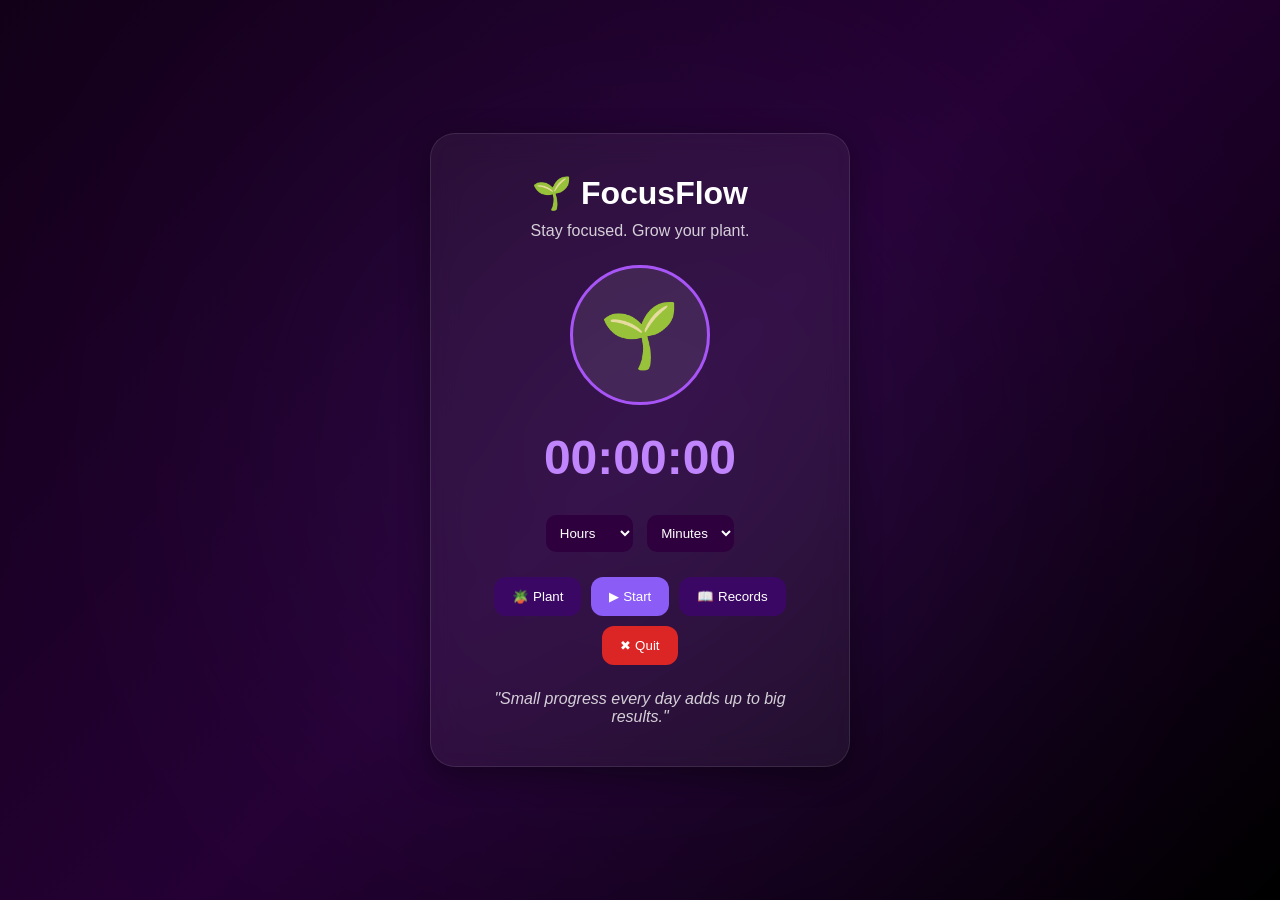
<file: index.html>
<!DOCTYPE html>
<html lang="en">
<head>
    <meta charset="UTF-8">
    <meta name="viewport" content="width=device-width, initial-scale=1.0">
    <title>FocusFlow</title>

    <link rel="stylesheet" href="style.css">
    <link rel="icon"
href="data:image/svg+xml,<svg xmlns=%22http://www.w3.org/2000/svg%22 viewBox=%220 0 100 100%22><text y=%22.9em%22 font-size=%2290%22>🌱</text></svg>">
</head>
<body>

<div class="background-glow"></div>

<div class="focus-card">

    <h1>🌱 FocusFlow</h1>
    <p class="subtitle">Stay focused. Grow your plant.</p>

    <div class="plant-circle" id="plantDisplay">
        🌱
    </div>

    <div class="timer" id="timerDisplay">
        00:00:00
    </div>

    <div class="time-select">

        <select id="hours">
            <option value="0">Hours</option>
            <option value="1">1 Hour</option>
            <option value="2">2 Hours</option>
            <option value="3">3 Hours</option>
            <option value="4">4 Hours</option>
            <option value="5">5 Hours</option>
        </select>

        <select id="minutes">
            <option value="0">Minutes</option>
            <option value="10">10 Min</option>
            <option value="20">20 Min</option>
            <option value="30">30 Min</option>
            <option value="40">40 Min</option>
            <option value="50">50 Min</option>
        </select>

    </div>

    <div class="button-group">
        <button class="btn" onclick="openPlantModal()">🪴 Plant</button>
        <button class="btn primary" onclick="startFocus()">▶ Start</button>
        <button class="btn" onclick="openRecords()">📖 Records</button>
        <button class="btn danger" onclick="quitFocus()">✖ Quit</button>
    </div>

    <p class="quote">
        "Small progress every day adds up to big results."
    </p>

</div>

<!-- Plant Modal -->
<div class="modal" id="plantModal">
    <div class="modal-content">
        <h3>Select a Plant 🌱</h3>
        <input id="sessionLabel"
        class="label-input"
        type="text"
        placeholder="Session Label (e.g. DSA Practice)"
        >

        <div class="plant-option" onclick="choosePlant('🌹 Rose')">🌹 Rose</div>
        <div class="plant-option" onclick="choosePlant('🌷 Tulip')">🌷 Tulip</div>
        <div class="plant-option" onclick="choosePlant('🌻 Sunflower')">🌻 Sunflower</div>
        <div class="plant-option" onclick="choosePlant('🌵 Cactus')">🌵 Cactus</div>
        <div class="plant-option" onclick="choosePlant('🌳 Bonsai')">🌳 Bonsai</div>

        <button class="btn" onclick="closePlantModal()">Close</button>
    </div>
</div>

<!-- Records Modal -->
<div class="modal" id="recordsModal">
    <div class="modal-content">
        <h3>📖 Focus Records</h3>

        <ul id="recordsList"></ul>

        <button class="btn" onclick="closeRecords()">Close</button>
    </div>
</div>

<script src="focus.js"></script>

</body>
</html>
</file>
<file: style.css>
*{
margin:0;
padding:0;
box-sizing:border-box;
}

body{
min-height:100vh;
display:flex;
justify-content:center;
align-items:center;
font-family:'Segoe UI',sans-serif;
background:linear-gradient(
135deg,
#120018,
#240033,
#000000
);
color:white;
overflow:hidden;
}

.background-glow{
position:absolute;
width:500px;
height:500px;
background:#8b5cf6;
border-radius:50%;
filter:blur(200px);
opacity:.2;
}

.focus-card{
width:420px;
max-width:90%;
padding:40px;
text-align:center;
background:rgba(255,255,255,.05);
backdrop-filter:blur(15px);
border:1px solid rgba(255,255,255,.1);
border-radius:25px;
box-shadow:0 8px 30px rgba(0,0,0,.4);
z-index:1;
}

h1{
margin-bottom:10px;
}

.subtitle{
opacity:.8;
margin-bottom:25px;
}

.plant-circle{
width:140px;
height:140px;
margin:auto;
border-radius:50%;
background:rgba(255,255,255,.08);
border:3px solid #a855f7;
display:flex;
justify-content:center;
align-items:center;
font-size:4rem;
animation:float 3s ease-in-out infinite;
}

@keyframes float{
0%,100%{
transform:translateY(0);
}

50%{
    transform:translateY(-10px);
}
}

.timer{
margin:25px 0;
font-size:3rem;
font-weight:bold;
color:#c084fc;
}

.time-select{
margin-bottom:20px;
}

select{
padding:10px;
margin:5px;
border:none;
border-radius:10px;
background:#2e003e;
color:white;
}

.button-group{
display:flex;
justify-content:center;
flex-wrap:wrap;
gap:10px;
}

.btn{
border:none;
padding:12px 18px;
border-radius:12px;
cursor:pointer;
color:white;
background:#3b0764;
transition:.3s;
}

.btn:hover{
transform:translateY(-3px);
}

.primary{
background:#8b5cf6;
}

.danger{
background:#dc2626;
}

.quote{
margin-top:25px;
opacity:.8;
font-style:italic;
}

.modal{
display:none;
position:fixed;
top:0;
left:0;
width:100%;
height:100%;
background:rgba(0,0,0,.7);
justify-content:center;
align-items:center;
z-index:999;
}

.modal-content{
width:350px;
max-width:90%;
padding:20px;
border-radius:20px;
background:#2e003e;
text-align:center;
}

.label-input{
width:100%;
padding:10px;
margin-bottom:15px;
border:none;
border-radius:10px;
background:#1a1a1a;
color:white;
}

.plant-option{
margin:10px 0;
padding:12px;
border-radius:10px;
background:#8b5cf6;
color:black;
cursor:pointer;
}

.plant-option:hover

#recordsList{
list-style:none;
text-align:left;
margin:15px 0;
max-height:250px;
overflow-y:auto;
}

#recordsList li{
margin-bottom:15px;
}
</file>
